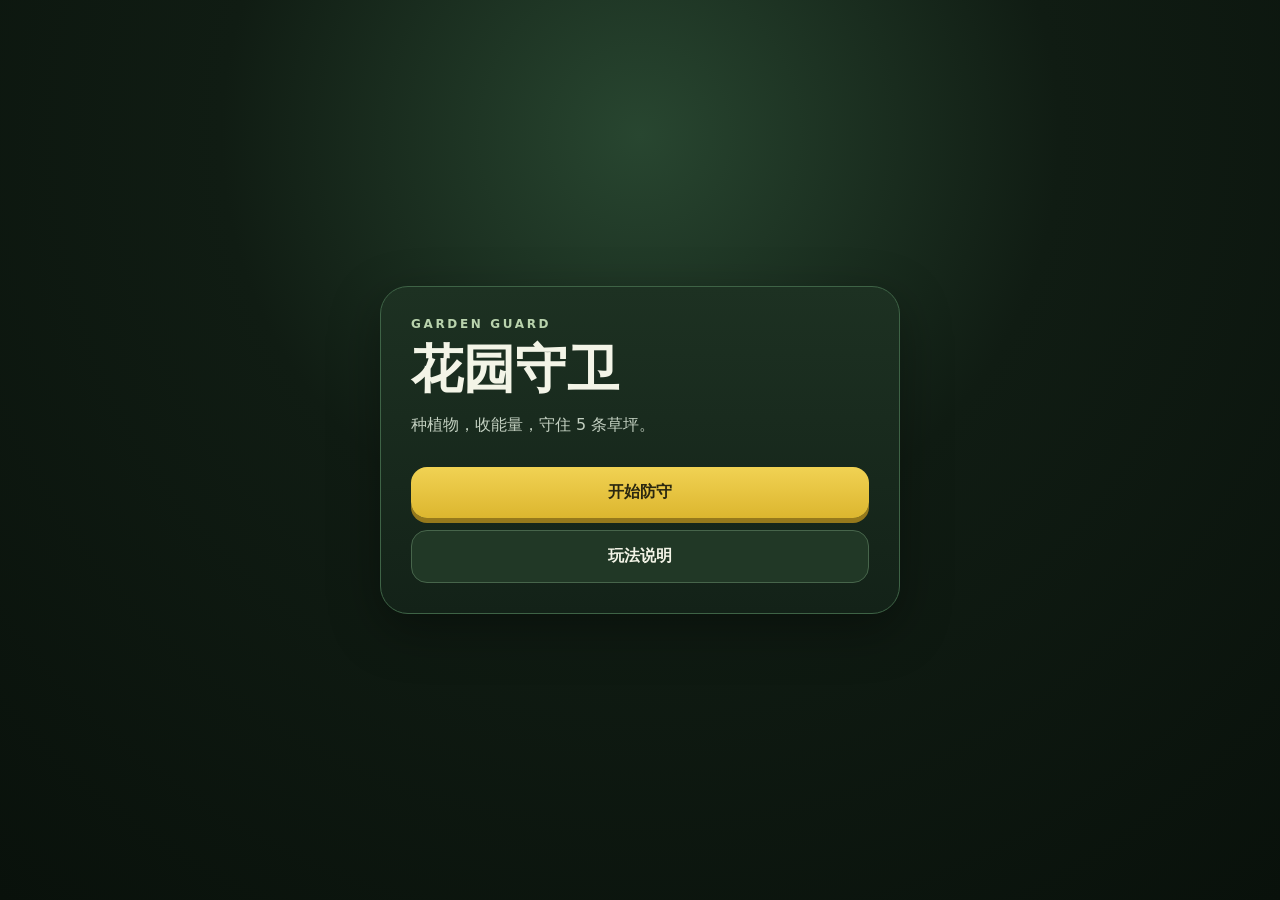
<file: index.html>
<!doctype html>
<html lang="zh-CN">
<head>
  <meta charset="utf-8" />
  <meta name="viewport" content="width=device-width,initial-scale=1,viewport-fit=cover,user-scalable=no" />
  <meta name="theme-color" content="#142218" />
  <title>花园守卫 v1.1-alpha</title>
  <link rel="stylesheet" href="v1.css?v=110a1" />
</head>
<body>
  <main id="app">
    <section id="menu" class="screen menu-screen">
      <div class="menu-card">
        <div class="eyebrow">GARDEN GUARD</div>
        <h1>花园守卫</h1>
        <p>种植物，收能量，守住 5 条草坪。</p>
        <button id="startBtn" class="primary">开始防守</button>
        <button id="howBtn" class="secondary">玩法说明</button>
        <div id="howText" class="how hidden">选植物卡后点草坪种植；点发光能量球收集。敌人突破时，每条路线都有一次应急推车救场。铲子可以移除错误布局。第 5、10、15 波是旗帜波。</div>
      </div>
    </section>

    <section id="game" class="screen game-screen hidden">
      <header class="hud">
        <div class="hud-chip energy"><span class="hud-label">能量</span><strong id="energyText">150</strong></div>
        <div class="wave-box">
          <div class="wave-line"><span id="waveText">准备</span><span id="dangerText">准备</span></div>
          <div class="progress-wrap">
            <div class="progress"><i id="waveProgress"></i></div>
            <span class="flag-mark f1"></span><span class="flag-mark f2"></span><span class="flag-mark f3"></span>
          </div>
        </div>
        <div class="hud-actions">
          <button id="shovelBtn" class="icon-btn tool-btn">铲子</button>
          <button id="pauseBtn" class="icon-btn">暂停</button>
        </div>
      </header>

      <div id="stageWrap" class="stage-wrap">
        <canvas id="gameCanvas" width="900" height="720"></canvas>
        <div id="banner" class="banner hidden"></div>
        <div id="tip" class="tip">先种一株能量花</div>
      </div>

      <nav id="cardBar" class="card-bar" aria-label="植物卡牌"></nav>
    </section>

    <section id="result" class="screen result-screen hidden">
      <div class="result-card">
        <div id="resultKicker" class="eyebrow">RESULT</div>
        <h2 id="resultTitle">防守成功</h2>
        <p id="resultText"></p>
        <button id="againBtn" class="primary">再来一局</button>
        <button id="menuBtn" class="secondary">返回标题</button>
      </div>
    </section>
  </main>

  <script src="data.js?v=110a1"></script>
  <script src="engine.js?v=110a1"></script>
  <script src="main.js?v=110a1"></script>
  <script src="render.js?v=110a1"></script>
</body>
</html>
</file>
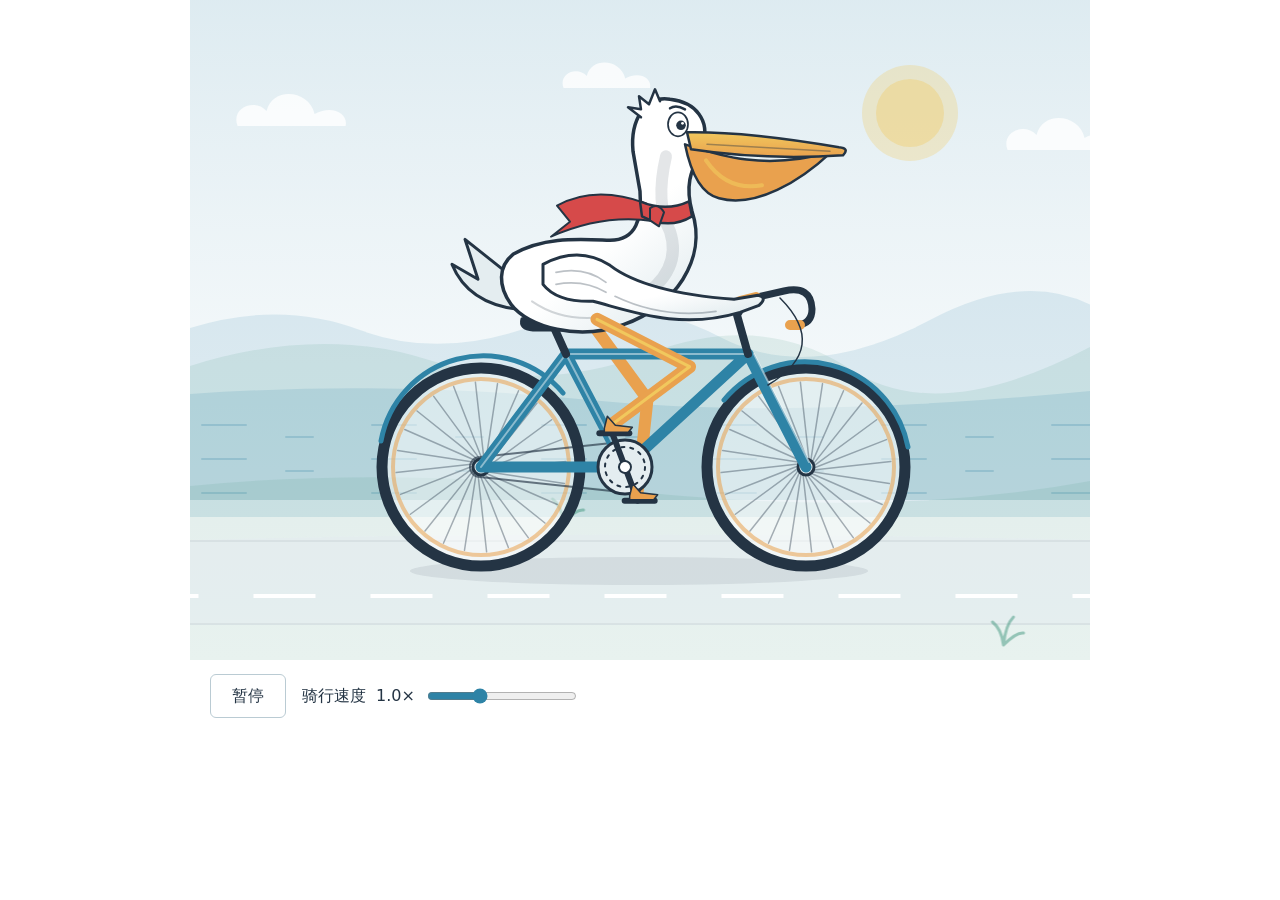
<file: pelican/index.html>
<!doctype html>
<html lang="zh-CN"><head><meta charset="utf-8"><meta name="viewport" content="width=device-width,initial-scale=1"><title>鹈鹕骑自行车</title><meta name="description" content="沿海岸骑自行车的鹈鹕。可暂停和调速。"><meta name="theme-color" content="#ffffff"><style>
:root{--background:#ffffff;--foreground:#243444;--muted:#e4edf0;--blue:#2e83a6;--green:#41977e;--red:#d64a4a;--yellow:#f1c85d;--orange:#e9a14e;color-scheme:light}
*{box-sizing:border-box}html,body{margin:0;padding:0;background:#fff;color:#243444}body{font:16px/1.5 system-ui,-apple-system,"PingFang SC","Microsoft YaHei",sans-serif}#pelican-ride{max-width:900px;margin:0 auto}.viz-controls{display:flex;flex-wrap:wrap;align-items:center;gap:16px;padding:0 20px 24px}.btn{font:inherit;min-width:76px;min-height:44px;padding:8px 20px;border:1px solid #bacbd3;background:#fff;color:#243444;border-radius:6px;cursor:pointer}.btn:focus-visible,input:focus-visible{outline:2px solid #2e83a6;outline-offset:3px}.form-label{display:flex;flex-wrap:wrap;align-items:center;gap:10px}.form-range{min-height:44px;width:150px;max-width:100%;accent-color:#2e83a6}@media(max-width:480px){.scene{margin-top:8vh}.form-label{flex:1}.form-range{flex-basis:100%}}@media(orientation:landscape) and (max-height:600px){#pelican-ride{max-width:650px}.scene{margin-top:0}}
</style></head><body><div id="pelican-ride">
  <style>
    #pelican-ride { width:100%; color:var(--foreground); }
    #pelican-ride .scene { display:block; width:100%; height:auto; overflow:hidden; }
    #pelican-ride .outline { stroke:var(--foreground); stroke-linecap:round; stroke-linejoin:round; }
    #pelican-ride .controls { margin-top:12px; }
  </style>
  <svg class="scene" viewBox="0 0 900 660" role="img" aria-labelledby="pelican-title pelican-desc">
    <title id="pelican-title">鹈鹕骑自行车</title>
    <desc id="pelican-desc">一只系着红围巾的白色鹈鹕沿海岸骑行。长嘴下有明显喉囊，翅膀扶着车把，双脚交替踩踏板，车轮与道路同步运动。</desc>
    <defs>
      <linearGradient id="pr-sky" x2="0" y2="1">
        <stop stop-color="var(--blue)" stop-opacity=".16"/>
        <stop offset="1" stop-color="var(--background)" stop-opacity=".1"/>
      </linearGradient>
      <linearGradient id="pr-feathers" x2=".75" y2="1">
        <stop stop-color="var(--background)"/>
        <stop offset=".65" stop-color="var(--background)"/>
        <stop offset="1" stop-color="var(--muted)"/>
      </linearGradient>
      <linearGradient id="pr-bill" x2="0" y2="1">
        <stop stop-color="var(--yellow)"/>
        <stop offset="1" stop-color="var(--orange)"/>
      </linearGradient>
      <pattern id="pr-water" width="170" height="34" patternUnits="userSpaceOnUse">
        <path d="M12 17h44m40 12h27" fill="none" stroke="var(--blue)" stroke-opacity=".23" stroke-width="2" stroke-linecap="round"/>
      </pattern>
      <g id="pr-cloud" fill="var(--background)" opacity=".8">
        <path d="M0 30C-7 12 17 2 29 15C35-10 72-6 77 18C95 8 111 18 108 30Z"/>
      </g>
      <g id="pr-grass" stroke="var(--green)" stroke-width="3" stroke-linecap="round" fill="none">
        <path d="M0 0q-2-16-11-23M0 0q2-20 10-28M0 0q13-13 20-12"/>
      </g>
    </defs>
    <rect width="900" height="660" fill="url(#pr-sky)"/>
    <circle cx="720" cy="113" r="48" fill="var(--yellow)" opacity=".28"/>
    <circle cx="720" cy="113" r="34" fill="var(--yellow)" opacity=".35"/>
    <g data-clouds><use href="#pr-cloud" x="80" y="96"/><use href="#pr-cloud" x="370" y="55" transform="translate(110 20) scale(.8)"/><use href="#pr-cloud" x="850" y="120"/></g>
    <path d="M0 328Q90 300 170 330T345 325T530 337T740 320T940 333V500H0Z" fill="var(--blue)" opacity=".13"/>
    <path d="M0 366Q130 325 239 360T460 353T660 369T900 347V500H0Z" fill="var(--green)" opacity=".12"/>
    <path d="M0 394Q200 380 400 400T900 391V517H0Z" fill="var(--blue)" opacity=".15"/>
    <rect y="409" width="900" height="92" fill="url(#pr-water)"/>
    <path d="M0 486Q200 466 450 492T900 481V660H0Z" fill="var(--green)" opacity=".12"/>
    <path d="M0 540Q440 529 900 540V625H0Z" fill="var(--muted)" opacity=".7"/>
    <path d="M0 541H900M0 624H900" stroke="var(--foreground)" opacity=".12"/>
    <path data-road d="M-180 596H1080" stroke="var(--background)" stroke-width="4" stroke-dasharray="62 55"/>
    <g data-grass opacity=".5"><use href="#pr-grass" x="100" y="642"/><use href="#pr-grass" x="500" y="522"/><use href="#pr-grass" x="940" y="645"/></g>
    <ellipse cx="449" cy="571" rx="229" ry="14" fill="var(--foreground)" opacity=".09"/>
    <g data-rider class="outline">
      <g data-far-leg fill="none" stroke="var(--orange)" stroke-width="12"><path data-leg-back/></g>
      <g data-wheels>
        <g transform="translate(291 467)">
          <circle r="99" fill="var(--background)" fill-opacity=".5" stroke-width="11"/>
          <circle r="88" fill="none" stroke="var(--orange)" stroke-opacity=".55" stroke-width="4"/>
          <g data-spokes-back stroke="var(--foreground)" stroke-opacity=".38" stroke-width="1.5"></g>
          <circle r="8" fill="var(--muted)" stroke-width="3"/>
        </g>
        <g transform="translate(616 467)">
          <circle r="99" fill="var(--background)" fill-opacity=".5" stroke-width="11"/>
          <circle r="88" fill="none" stroke="var(--orange)" stroke-opacity=".55" stroke-width="4"/>
          <g data-spokes-front stroke="var(--foreground)" stroke-opacity=".38" stroke-width="1.5"></g>
          <circle r="8" fill="var(--muted)" stroke-width="3"/>
        </g>
      </g>
      <path d="M191 441A104 104 0 0 1 373 393M534 400A105 105 0 0 1 718 447" fill="none" stroke="var(--blue)" stroke-width="5"/>
      <path d="M290 457L431 442A25 25 0 0 1 431 492L290 477A10 10 0 0 1 290 457Z" fill="none" stroke-width="2" opacity=".65"/>
      <g fill="none" stroke-width="11" stroke="var(--blue)">
        <path d="M291 467L376 354L435 467L291 467M376 354L558 354L435 467M558 354L616 467"/>
      </g>
      <path d="M291 467L376 354L558 354M376 354L435 467M564 354L619 462" fill="none" stroke="var(--background)" stroke-opacity=".45" stroke-width="2"/>
      <path d="M376 354L362 323M558 354L547 315L556 300" fill="none" stroke-width="8"/>
      <path d="M550 301L594 291Q621 285 622 309Q622 324 607 325" fill="none" stroke-width="7"/>
      <path d="M550 301L566 297M610 325H600" stroke="var(--orange)" stroke-width="10"/>
      <path d="M590 298Q640 348 578 385" fill="none" stroke-width="1.5"/>
      <path d="M332 319Q362 308 391 317Q403 321 390 330H343Q329 329 332 319Z" fill="var(--foreground)" stroke-width="3"/>
      <circle cx="435" cy="467" r="27" fill="var(--muted)" stroke-width="3"/>
      <circle cx="435" cy="467" r="20" fill="none" stroke-width="2" stroke-dasharray="3 6"/>
      <g data-crank><path d="M399 467H471" fill="none" stroke-width="6"/><circle cx="435" cy="467" r="6" fill="var(--background)" stroke-width="2"/></g>
      <g data-body>
        <path d="M324 277L275 238L288 278L262 263Q278 302 328 308" fill="var(--muted)" stroke-width="3"/>
        <path d="M323 253C355 235 389 238 420 239C447 239 452 216 450 190L443 150C440 118 456 94 480 98C506 101 520 119 513 143C503 167 494 180 502 210C518 258 484 306 434 323C389 340 338 326 321 303C308 285 308 265 323 253Z" fill="url(#pr-feathers)" stroke-width="3.5"/>
        <path d="M476 155Q465 202 480 230Q493 270 448 298" fill="none" stroke="var(--foreground)" stroke-opacity=".12" stroke-width="12"/>
        <path d="M451 116L438 106L451 108L449 95L459 103L465 88L470 100" fill="var(--background)" stroke-width="2.5"/>
        <path d="M495 143C531 155 575 169 641 151C610 180 566 207 529 197C509 192 500 168 495 143Z" fill="var(--orange)" stroke-width="2.5"/>
        <path d="M516 159Q537 190 572 184" fill="none" stroke="var(--yellow)" stroke-width="4" opacity=".65"/>
        <path d="M497 131Q556 130 649 146Q660 147 653 154Q573 159 501 148Z" fill="url(#pr-bill)" stroke-width="2.5"/>
        <path d="M517 143L640 150" fill="none" stroke-width="1.5" opacity=".4"/>
        <ellipse cx="488" cy="123" rx="10" ry="12" fill="var(--background)" stroke-width="1.7"/>
        <g data-eye><circle cx="491" cy="124" r="4.8" fill="var(--foreground)" stroke="none"/><circle cx="492.5" cy="122" r="1.4" fill="var(--background)" stroke="none"/></g>
        <path d="M480 107Q486 103 495 108" fill="none" stroke-width="2.5"/>
        <path data-scarf d="M456 202Q405 181 367 202L380 218L361 233Q414 212 464 220Z" fill="var(--red)" stroke-width="2"/>
        <path d="M450 200Q476 211 499 200L502 215Q479 229 452 215Z" fill="var(--red)" stroke-width="2.5"/>
        <path d="M460 207Q468 201 474 211L469 225L460 219Z" fill="var(--red)" stroke-width="2"/>
        <path d="M353 263Q389 244 420 264Q455 291 544 298L568 294Q578 296 569 304L550 311C490 329 442 310 403 300Q367 301 353 283Z" fill="url(#pr-feathers)" stroke-width="3"/>
        <path d="M366 271Q395 265 416 281M366 283Q394 278 416 291M425 295Q473 318 526 310" fill="none" stroke-width="1.7" stroke-opacity=".3"/>
        <path d="M342 300Q371 320 410 316" fill="none" stroke-width="2" stroke-opacity=".2"/>
      </g>
      <path data-leg-front fill="none" stroke="var(--orange)" stroke-width="13"/>
      <path data-leg-highlight fill="none" stroke="var(--yellow)" stroke-width="3"/>
      <g data-foot-back><path d="M-13 0H17" stroke-width="6"/><path d="M-8-5L-5-17L3-8L20-6L16-1L-8-1Z" fill="var(--orange)" stroke-width="1.5"/></g>
      <g data-foot-front><path d="M-13 0H17" stroke-width="6"/><path d="M-8-5L-5-17L3-8L20-6L16-1L-8-1Z" fill="var(--orange)" stroke-width="1.5"/></g>
    </g>
  </svg>
  <div class="viz-controls controls">
    <button type="button" class="btn" data-pause aria-pressed="false">暂停</button>
    <label class="form-label">骑行速度 <span data-speed-label>1.0×</span><input class="form-range" data-speed type="range" min="0.25" max="2.5" step="0.25" value="1" aria-label="骑行速度"/></label>
  </div>
  <script>
    (() => {
      const root = document.getElementById('pelican-ride');
      const get = name => root.querySelector('[data-' + name + ']');
      const ns = 'http://www.w3.org/2000/svg';
      ['spokes-back','spokes-front'].forEach(name => {
        const group = get(name);
        for (let i=0;i<24;i++) {
          const a=i*Math.PI/12, line=document.createElementNS(ns,'line');
          line.setAttribute('x1',Math.cos(a+.45)*8);
          line.setAttribute('y1',Math.sin(a+.45)*8);
          line.setAttribute('x2',Math.cos(a)*85);
          line.setAttribute('y2',Math.sin(a)*85);
          group.appendChild(line);
        }
      });
      const nodes = {};
      ['spokes-back','spokes-front','crank','body','leg-back','leg-front','leg-highlight','foot-back','foot-front','road','clouds','grass','scarf','eye'].forEach(n => nodes[n]=get(n));
      let phase=.5, elapsed=0, last=0, speed=1;
      let paused=window.matchMedia('(prefers-reduced-motion: reduce)').matches;
      const pause=get('pause');
      function syncPause(){ pause.textContent=paused?'继续':'暂停';pause.setAttribute('aria-pressed',String(paused)); }
      pause.addEventListener('click',()=>{paused=!paused;syncPause();});
      get('speed').addEventListener('input',e=>{speed=Number(e.target.value);get('speed-label').textContent=speed.toFixed(2).replace(/0$/,'')+'×';});
      // Two rigid segments solve the knee position; the ankle stays on its pedal.
      function leg(a, far, bob) {
        const x=435+36*Math.cos(a),y=467+36*Math.sin(a);
        const hx=far?396:407,hy=far?314:318;
        const dx=x-hx,dy=y-(hy+bob),d=Math.hypot(dx,dy),l1=104,l2=102;
        const along=(l1*l1-l2*l2+d*d)/(2*d);
        const side=Math.sqrt(Math.max(0,l1*l1-along*along));
        const kx=hx+dx*along/d+dy*side/d,ky=hy+bob+dy*along/d-dx*side/d;
        const path='M'+hx+' '+(hy+bob)+'L'+kx+' '+ky+'L'+x+' '+(y-9);
        nodes[far?'leg-back':'leg-front'].setAttribute('d',path);
        if(!far) nodes['leg-highlight'].setAttribute('d',path);
        nodes[far?'foot-back':'foot-front'].setAttribute('transform','translate('+x+' '+y+')');
      }
      function draw() {
        const degrees=phase*180/Math.PI, bob=Math.sin(phase*2)*2;
        nodes.crank.setAttribute('transform','rotate('+degrees+' 435 467)');
        ['spokes-back','spokes-front'].forEach(n=>nodes[n].setAttribute('transform','rotate('+(degrees*2.15)+')'));
        nodes.body.setAttribute('transform','translate(0 '+bob+')');
        leg(phase+Math.PI,true,bob);leg(phase,false,bob);
        const distance=phase*2.15*99;
        nodes.road.setAttribute('stroke-dashoffset',distance%117);
        nodes.clouds.setAttribute('transform','translate('+(-distance*.035%250)+' 0)');
        nodes.grass.setAttribute('transform','translate('+(-distance%400)+' 0)');
        const flutter=Math.sin(phase*3)*5;
        nodes.scarf.setAttribute('d','M456 202Q405 '+(181+flutter)+' 367 '+(202+flutter)+'L380 '+(218+flutter)+'L361 '+(233+flutter)+'Q414 212 464 220Z');
        const blink=(elapsed%5.3)>5.12;
        nodes.eye.setAttribute('transform',blink?'translate(0 112) scale(1 .1)':'');
      }
      function tick(now) {
        const dt=last?Math.min((now-last)/1000,.05):0;last=now;
        if(!paused && !document.hidden){phase+=dt*3.4*speed;elapsed+=dt;draw();}
        requestAnimationFrame(tick);
      }
      syncPause();draw();requestAnimationFrame(tick);
    })();
  </script>
</div>
</body></html>
</file>
<file: v1.css>
:root{--bg:#0d1710;--panel:#15251a;--line:#35573c;--text:#f3f4e7;--gold:#f3ce43;--danger:#ef6b58;--shadow:0 16px 50px rgba(0,0,0,.35)}
*{box-sizing:border-box;-webkit-tap-highlight-color:transparent}html,body{margin:0;min-height:100%;background:var(--bg);color:var(--text);font-family:system-ui,-apple-system,BlinkMacSystemFont,"Segoe UI","PingFang SC","Microsoft YaHei",sans-serif;overscroll-behavior:none}body{min-height:100dvh;overflow:hidden}button{font:inherit;color:inherit;touch-action:manipulation}.hidden{display:none!important}.screen{min-height:100dvh}
.menu-screen,.result-screen{display:grid;place-items:center;padding:24px;background:radial-gradient(circle at 50% 15%,#284630 0,#101c13 42%,#09110b 100%)}.menu-card,.result-card{width:min(92vw,520px);background:linear-gradient(180deg,#1d3122,#132218);border:1px solid #3e6346;border-radius:28px;padding:30px;box-shadow:var(--shadow)}.eyebrow{letter-spacing:.22em;font-size:12px;color:#b9d3ad;font-weight:800}.menu-card h1{font-size:52px;line-height:1;margin:12px 0}.menu-card p,.result-card p{color:#c2cfc0;line-height:1.7}.primary,.secondary{width:100%;border:0;border-radius:16px;padding:15px 18px;margin-top:12px;font-weight:900}.primary{background:linear-gradient(180deg,#f1d253,#dcb62f);color:#2b2810;box-shadow:0 5px 0 #96791c}.secondary{background:#213826;border:1px solid #47654b}.how{margin-top:16px;padding:14px;border-radius:14px;background:#0d1a11;color:#bdc9ba;line-height:1.7;font-size:14px}
.game-screen{height:100dvh;overflow:hidden;background:#0e1a11;display:grid;grid-template-rows:66px minmax(0,1fr) 100px;padding-bottom:env(safe-area-inset-bottom)}.hud{display:grid;grid-template-columns:88px 1fr 132px;gap:8px;align-items:center;padding:8px;border-bottom:1px solid #29442f;background:linear-gradient(180deg,#18291d,#101b13);z-index:20}.hud-chip{height:46px;border:1px solid #4c6845;border-radius:14px;background:#213323;display:flex;flex-direction:column;align-items:center;justify-content:center;line-height:1}.hud-chip strong{font-size:22px;color:#ffe05c}.hud-label{font-size:10px;color:#a8baa5;margin-bottom:4px}.wave-box{min-width:0}.wave-line{display:flex;justify-content:space-between;gap:8px;font-size:12px;font-weight:900;margin-bottom:7px}.wave-line span:last-child{color:#e4cb70;white-space:nowrap}.progress-wrap{position:relative}.progress{height:10px;background:#0a110c;border:1px solid #35533b;border-radius:99px;overflow:hidden}.progress i{display:block;width:0;height:100%;background:linear-gradient(90deg,#78c45c,#f2d24d,#e96b4f);transition:width .15s linear}.flag-mark{position:absolute;top:-3px;width:3px;height:16px;background:#f05d4f;border-radius:2px;box-shadow:0 0 0 1px rgba(0,0,0,.3)}.flag-mark:after{content:"";position:absolute;left:3px;top:0;border-top:5px solid #f05d4f;border-right:8px solid transparent}.f1{left:33.33%}.f2{left:66.66%}.f3{right:0}.hud-actions{display:grid;grid-template-columns:1fr 1fr;gap:6px}.icon-btn{height:42px;border-radius:12px;border:1px solid #48634d;background:#233727;font-size:12px;font-weight:900}.tool-btn.active{border-color:#f0b14a;background:#5b3a1d;color:#ffe0a0;box-shadow:0 0 0 2px rgba(240,177,74,.22) inset}
.stage-wrap{position:relative;min-height:0;background:#10180f;overflow:hidden;border-bottom:1px solid #29442f;display:grid;place-items:center}#gameCanvas{display:block;width:100%;height:100%;object-fit:contain;background:#182217;touch-action:none}.banner{position:absolute;left:50%;top:15%;transform:translateX(-50%);min-width:230px;padding:14px 20px;border-radius:18px;text-align:center;background:rgba(31,18,9,.93);border:2px solid #f3c54e;color:#fff0ae;font-weight:1000;font-size:21px;box-shadow:0 15px 50px rgba(0,0,0,.45);pointer-events:none;animation:bannerIn .25s ease-out}.tip{position:absolute;left:50%;bottom:10px;transform:translateX(-50%);max-width:88%;padding:8px 13px;border-radius:99px;background:rgba(6,13,8,.8);border:1px solid rgba(236,226,141,.55);font-size:12px;color:#f5efbf;pointer-events:none;white-space:nowrap;overflow:hidden;text-overflow:ellipsis;transition:opacity .25s}@keyframes bannerIn{from{opacity:0;transform:translate(-50%,-12px) scale(.9)}to{opacity:1;transform:translate(-50%,0) scale(1)}}
.card-bar{display:grid;grid-auto-flow:column;grid-auto-columns:104px;gap:7px;overflow-x:auto;padding:8px 8px 10px;background:#101c13;border-top:1px solid #28432e;scrollbar-width:none}.card-bar::-webkit-scrollbar{display:none}.plant-card{position:relative;min-height:82px;border:1px solid #44614a;background:linear-gradient(180deg,#233828,#16251b);border-radius:15px;padding:8px 7px;text-align:left;overflow:hidden}.plant-card.selected{border-color:#f2d247;box-shadow:0 0 0 2px rgba(242,210,71,.25) inset;background:linear-gradient(180deg,#36482a,#1d2c1e)}.plant-card.locked{opacity:.43;filter:saturate(.45)}.card-name{font-size:14px;font-weight:950}.card-desc{font-size:10px;color:#aab8a6;margin-top:3px;white-space:nowrap}.card-cost{position:absolute;right:8px;bottom:8px;font-size:12px;font-weight:900;color:#ffe166}.cooldown-mask{position:absolute;inset:0;background:rgba(5,10,6,.62);transform-origin:bottom;transform:scaleY(0);pointer-events:none}.cooldown-text{position:absolute;left:8px;bottom:7px;font-size:11px;color:#fff;font-weight:900;z-index:2}.result-card h2{font-size:40px;margin:12px 0 10px}.result-card{text-align:center}
@media (min-width:700px) and (orientation:landscape){.game-screen{grid-template-rows:58px minmax(0,1fr) 92px}.hud{grid-template-columns:105px 1fr 150px}.stage-wrap canvas{width:auto;height:100%;max-width:100%}.card-bar{grid-auto-columns:minmax(110px,1fr)}}
@media (max-width:380px){.game-screen{grid-template-rows:62px minmax(0,1fr) 92px}.hud{grid-template-columns:80px 1fr 118px;padding:6px}.hud-chip{height:42px}.hud-chip strong{font-size:20px}.icon-btn{height:39px;font-size:11px}.card-bar{grid-auto-columns:96px}.plant-card{min-height:76px}.menu-card h1{font-size:44px}}
</file>
